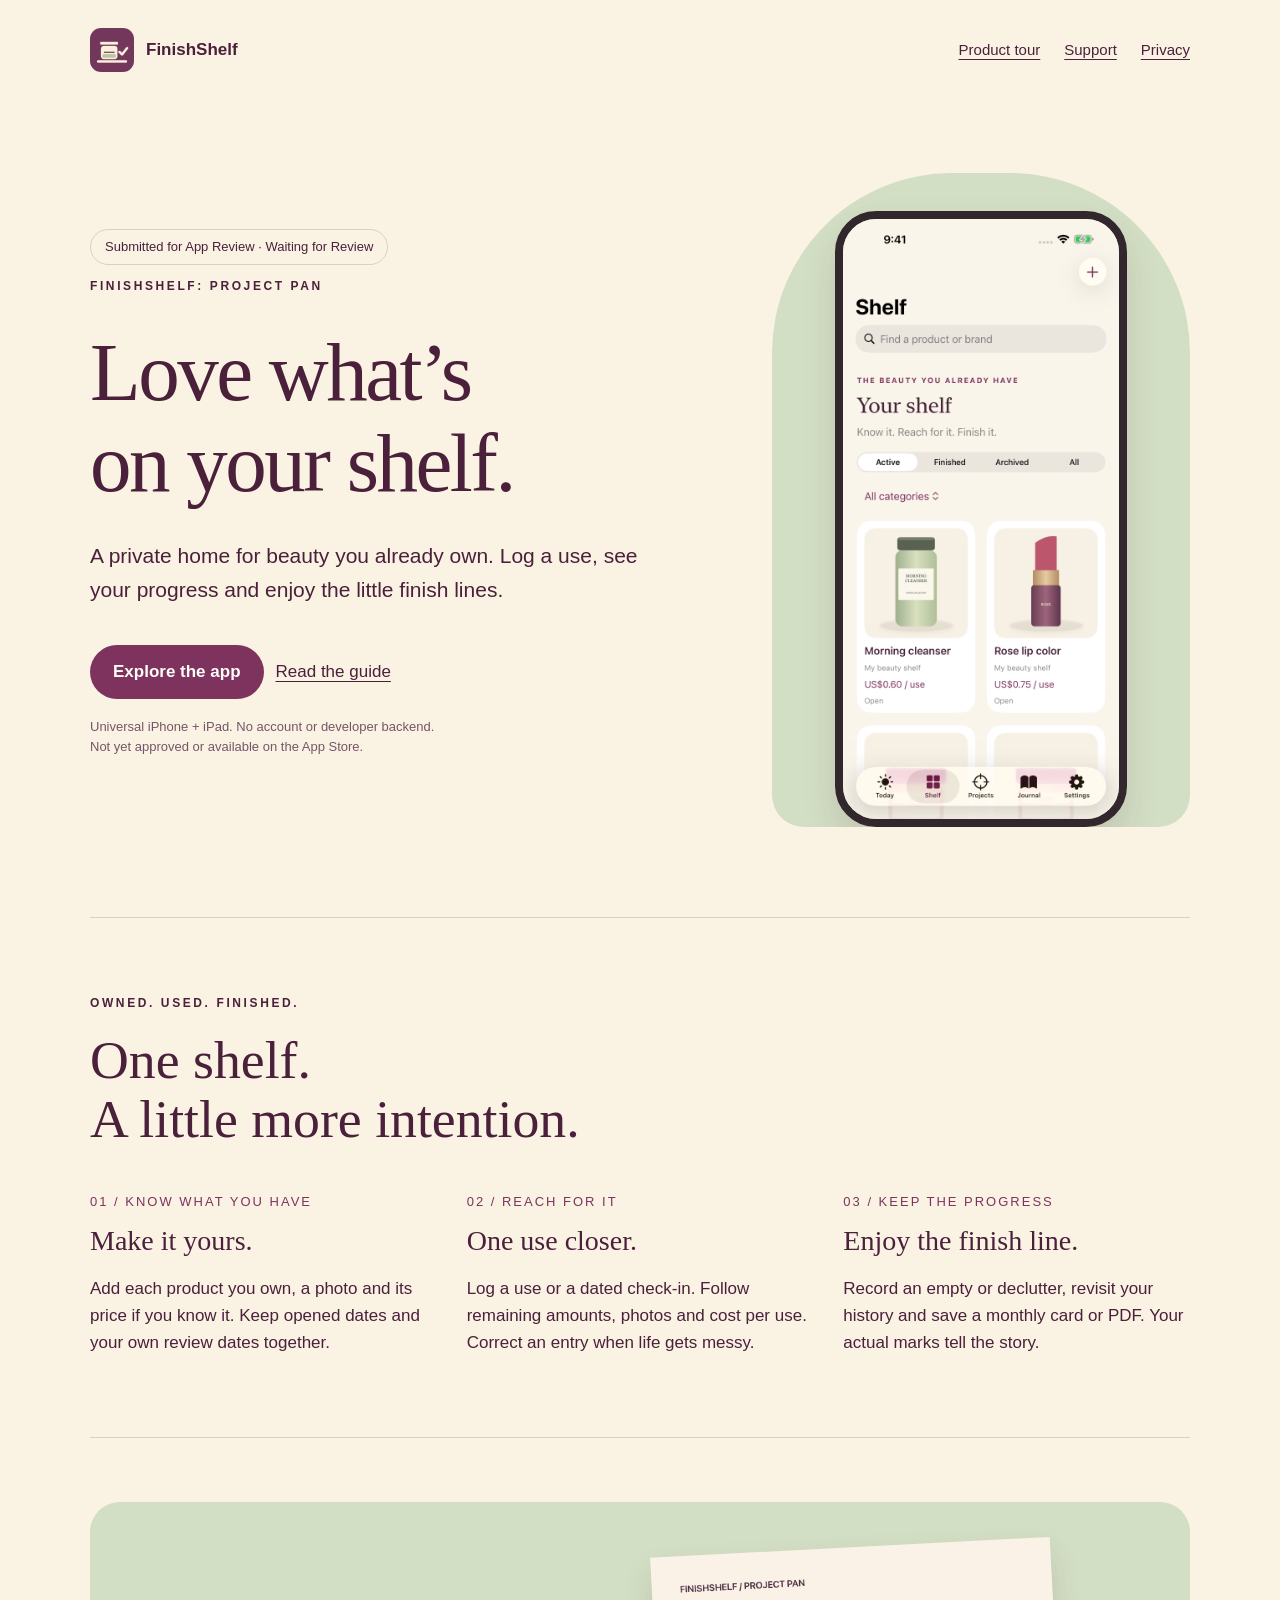
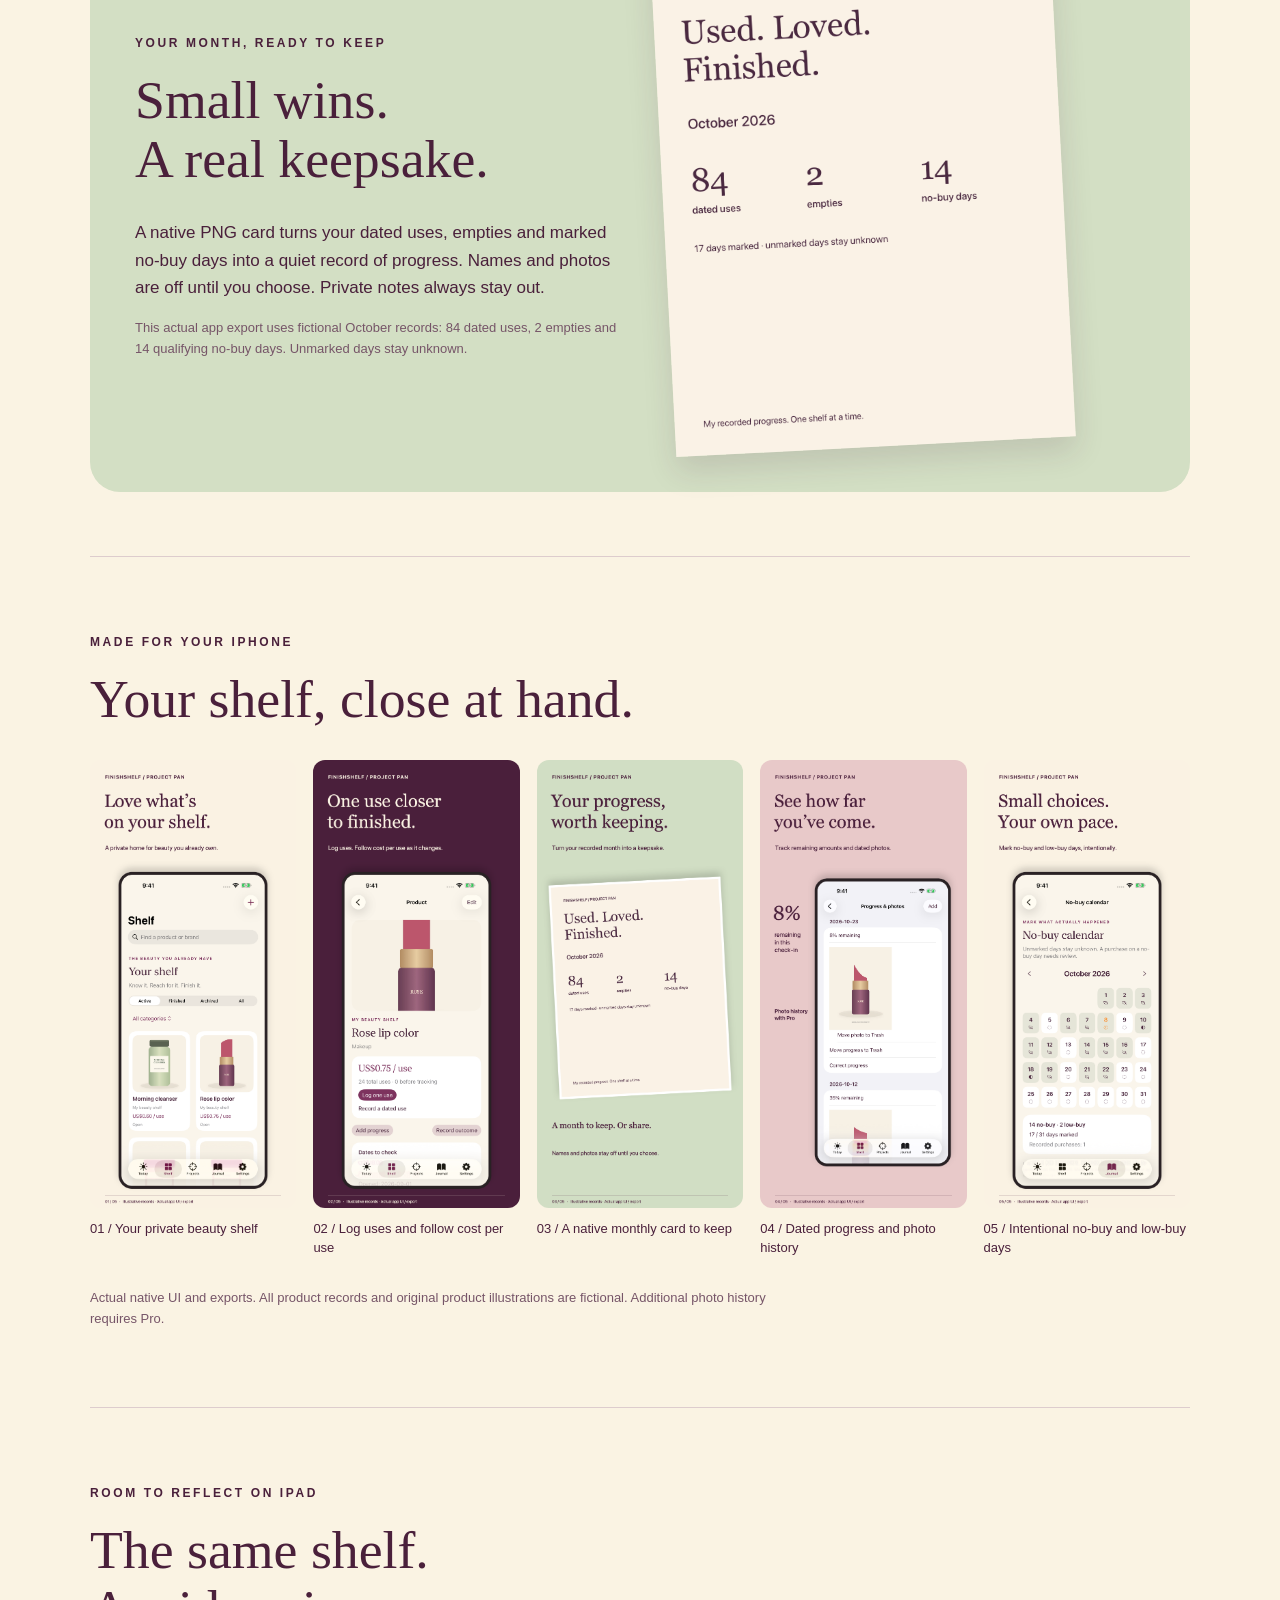
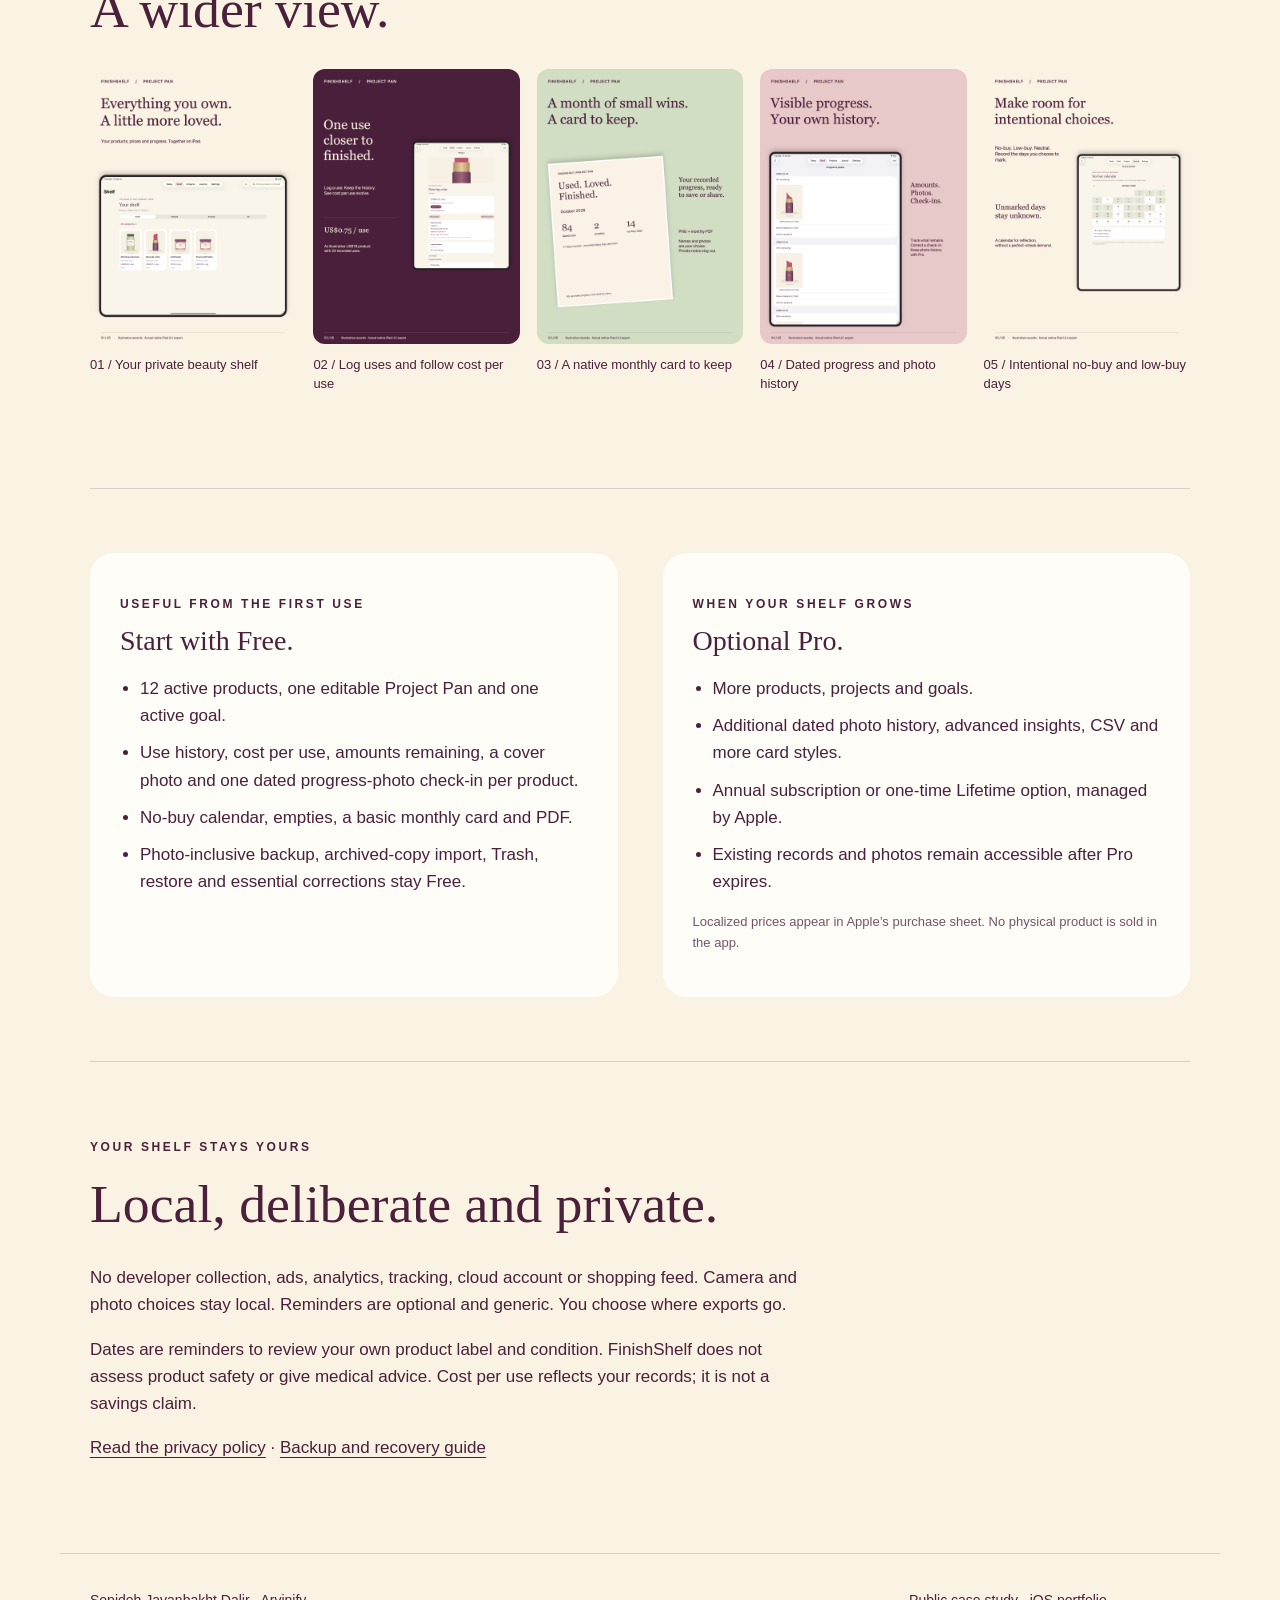
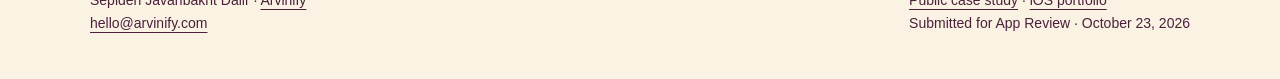
<file: index.html>
<!doctype html><html lang="en"><head><meta charset="utf-8"><meta name="viewport" content="width=device-width,initial-scale=1"><meta name="description" content="A private beauty Project Pan shelf for iPhone and iPad. Log uses, track progress and save monthly cards."><meta name="theme-color" content="#faf3e3"><title>Love what’s on your shelf · FinishShelf</title><link rel="icon" href="assets/app-icon.png"><link rel="stylesheet" href="styles.css"></head><body><a class="skip" href="#main">Skip to content</a><header><a class="brand" href="./"><img src="assets/app-icon.png" alt="" width="44" height="44">FinishShelf</a><nav aria-label="Main"><a href="./#workflow">Product tour</a><a href="support.html">Support</a><a href="privacy.html">Privacy</a></nav></header><main id="main"><section class="hero"><div><span class="status">Submitted for App Review · Waiting for Review</span><p class="eyebrow">FinishShelf: Project Pan</p><h1>Love what’s<br>on your shelf.</h1><p class="lede">A private home for beauty you already own. Log a use, see your progress and enjoy the little finish lines.</p><a class="button" href="#workflow">Explore the app</a><a href="support.html">Read the guide</a><p class="note">Universal iPhone + iPad. No account or developer backend.<br>Not yet approved or available on the App Store.</p></div><div class="hero-visual"><img src="assets/native-shelf.png" alt="Actual FinishShelf shelf showing fictional cleanser and lip color, their photos and recorded cost per use" width="1320" height="2868"></div></section><section class="section" id="workflow"><p class="eyebrow">Owned. Used. Finished.</p><h2>One shelf.<br>A little more intention.</h2><div class="three"><article><p class="step">01 / KNOW WHAT YOU HAVE</p><h3>Make it yours.</h3><p>Add each product you own, a photo and its price if you know it. Keep opened dates and your own review dates together.</p></article><article><p class="step">02 / REACH FOR IT</p><h3>One use closer.</h3><p>Log a use or a dated check-in. Follow remaining amounts, photos and cost per use. Correct an entry when life gets messy.</p></article><article><p class="step">03 / KEEP THE PROGRESS</p><h3>Enjoy the finish line.</h3><p>Record an empty or declutter, revisit your history and save a monthly card or PDF. Your actual marks tell the story.</p></article></div></section><section class="section"><div class="result"><div><p class="eyebrow">Your month, ready to keep</p><h2>Small wins.<br>A real keepsake.</h2><p>A native PNG card turns your dated uses, empties and marked no-buy days into a quiet record of progress. Names and photos are off until you choose. Private notes always stay out.</p><p class="note">This actual app export uses fictional October records: 84 dated uses, 2 empties and 14 qualifying no-buy days. Unmarked days stay unknown.</p></div><img src="assets/native-monthly-card.png" alt="Actual October native card with 84 dated uses, 2 empties, 14 no-buy days and 17 days marked" loading="lazy" width="1080" height="1350"></div></section><section class="section"><p class="eyebrow">Made for your iPhone</p><h2>Your shelf, close at hand.</h2><div class="gallery"><figure><a href="assets/iphone-01.png"><img src="assets/iphone-01.png" alt="Your private beauty shelf: original iphone campaign with actual native app UI or export" loading="lazy" width="1206" height="2622"></a><figcaption>01 / Your private beauty shelf</figcaption></figure><figure><a href="assets/iphone-02.png"><img src="assets/iphone-02.png" alt="Log uses and follow cost per use: original iphone campaign with actual native app UI or export" loading="lazy" width="1206" height="2622"></a><figcaption>02 / Log uses and follow cost per use</figcaption></figure><figure><a href="assets/iphone-03.png"><img src="assets/iphone-03.png" alt="A native monthly card to keep: original iphone campaign with actual native app UI or export" loading="lazy" width="1206" height="2622"></a><figcaption>03 / A native monthly card to keep</figcaption></figure><figure><a href="assets/iphone-04.png"><img src="assets/iphone-04.png" alt="Dated progress and photo history: original iphone campaign with actual native app UI or export" loading="lazy" width="1206" height="2622"></a><figcaption>04 / Dated progress and photo history</figcaption></figure><figure><a href="assets/iphone-05.png"><img src="assets/iphone-05.png" alt="Intentional no-buy and low-buy days: original iphone campaign with actual native app UI or export" loading="lazy" width="1206" height="2622"></a><figcaption>05 / Intentional no-buy and low-buy days</figcaption></figure></div><p class="note">Actual native UI and exports. All product records and original product illustrations are fictional. Additional photo history requires Pro.</p></section><section class="section"><p class="eyebrow">Room to reflect on iPad</p><h2>The same shelf.<br>A wider view.</h2><div class="gallery"><figure><a href="assets/ipad-01.png"><img src="assets/ipad-01.png" alt="Your private beauty shelf: original ipad campaign with actual native app UI or export" loading="lazy" width="2064" height="2752"></a><figcaption>01 / Your private beauty shelf</figcaption></figure><figure><a href="assets/ipad-02.png"><img src="assets/ipad-02.png" alt="Log uses and follow cost per use: original ipad campaign with actual native app UI or export" loading="lazy" width="2064" height="2752"></a><figcaption>02 / Log uses and follow cost per use</figcaption></figure><figure><a href="assets/ipad-03.png"><img src="assets/ipad-03.png" alt="A native monthly card to keep: original ipad campaign with actual native app UI or export" loading="lazy" width="2064" height="2752"></a><figcaption>03 / A native monthly card to keep</figcaption></figure><figure><a href="assets/ipad-04.png"><img src="assets/ipad-04.png" alt="Dated progress and photo history: original ipad campaign with actual native app UI or export" loading="lazy" width="2064" height="2752"></a><figcaption>04 / Dated progress and photo history</figcaption></figure><figure><a href="assets/ipad-05.png"><img src="assets/ipad-05.png" alt="Intentional no-buy and low-buy days: original ipad campaign with actual native app UI or export" loading="lazy" width="2064" height="2752"></a><figcaption>05 / Intentional no-buy and low-buy days</figcaption></figure></div></section><section class="section split"><article class="card"><p class="eyebrow">Useful from the first use</p><h3>Start with Free.</h3><ul><li>12 active products, one editable Project Pan and one active goal.</li><li>Use history, cost per use, amounts remaining, a cover photo and one dated progress-photo check-in per product.</li><li>No-buy calendar, empties, a basic monthly card and PDF.</li><li>Photo-inclusive backup, archived-copy import, Trash, restore and essential corrections stay Free.</li></ul></article><article class="card"><p class="eyebrow">When your shelf grows</p><h3>Optional Pro.</h3><ul><li>More products, projects and goals.</li><li>Additional dated photo history, advanced insights, CSV and more card styles.</li><li>Annual subscription or one-time Lifetime option, managed by Apple.</li><li>Existing records and photos remain accessible after Pro expires.</li></ul><p class="note">Localized prices appear in Apple’s purchase sheet. No physical product is sold in the app.</p></article></section><section class="section"><p class="eyebrow">Your shelf stays yours</p><h2>Local, deliberate and private.</h2><p>No developer collection, ads, analytics, tracking, cloud account or shopping feed. Camera and photo choices stay local. Reminders are optional and generic. You choose where exports go.</p><p>Dates are reminders to review your own product label and condition. FinishShelf does not assess product safety or give medical advice. Cost per use reflects your records; it is not a savings claim.</p><a href="privacy.html">Read the privacy policy</a> · <a href="support.html">Backup and recovery guide</a></section></main><footer><p>Sepideh Javanbakht Dalir · <a href="https://www.arvinify.com">Arvinify</a><br><a href="mailto:hello@arvinify.com">hello@arvinify.com</a></p><p><a href="https://github.com/sepidehdalir/finishshelf">Public case study</a> · <a href="https://github.com/sepidehdalir/ios-app-portfolio">iOS portfolio</a><br>Submitted for App Review · October 23, 2026</p></footer></body></html>
</file>
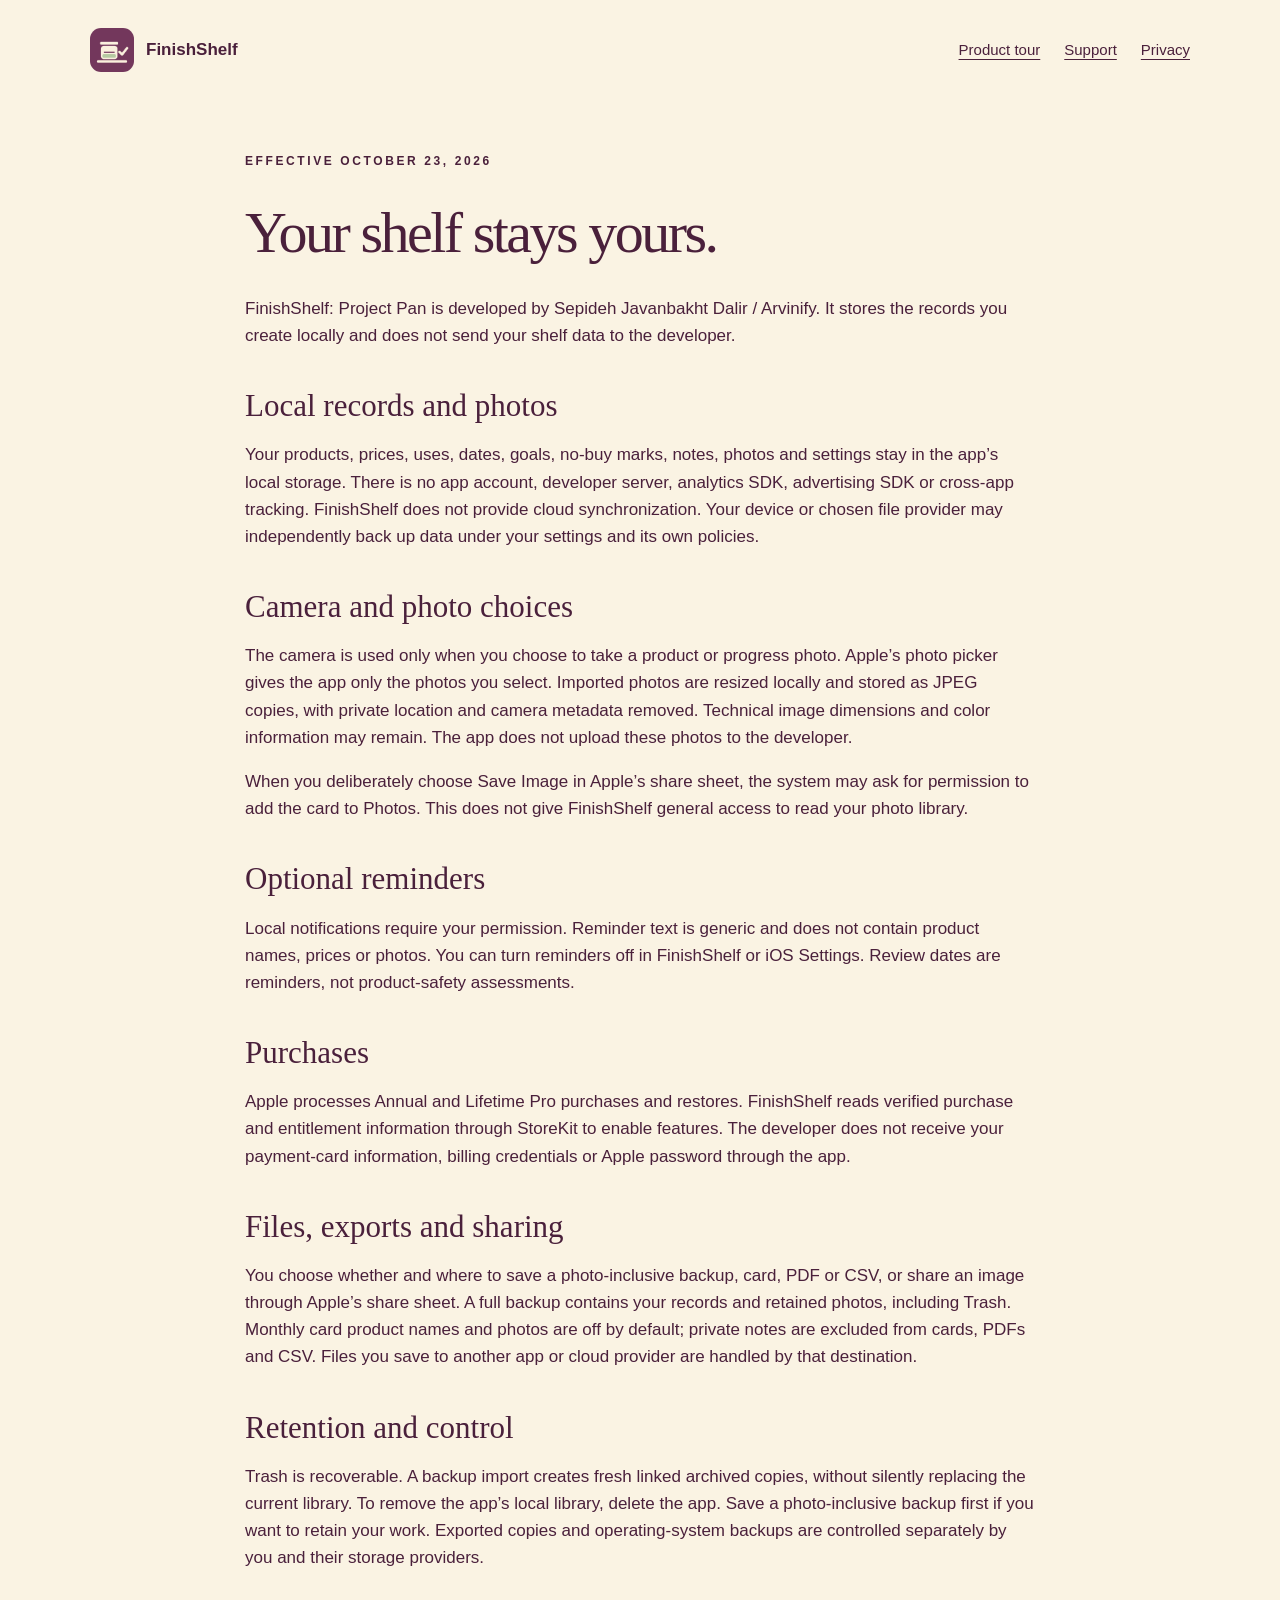
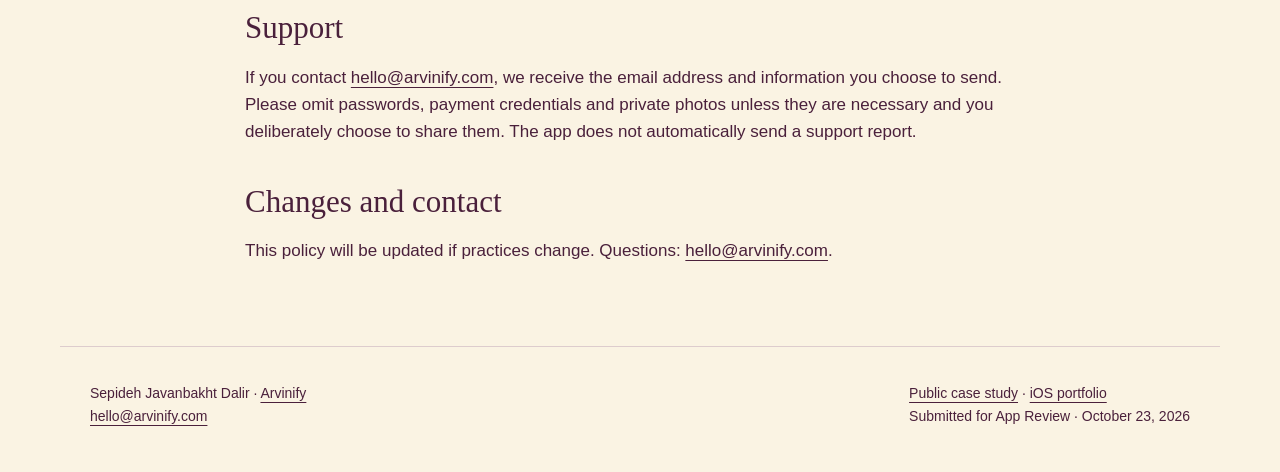
<file: privacy.html>
<!doctype html><html lang="en"><head><meta charset="utf-8"><meta name="viewport" content="width=device-width,initial-scale=1"><meta name="description" content="How FinishShelf keeps beauty records local, handles chosen photos, Apple purchases and exports."><meta name="theme-color" content="#faf3e3"><title>Privacy · FinishShelf</title><link rel="icon" href="assets/app-icon.png"><link rel="stylesheet" href="styles.css"></head><body><a class="skip" href="#main">Skip to content</a><header><a class="brand" href="./"><img src="assets/app-icon.png" alt="" width="44" height="44">FinishShelf</a><nav aria-label="Main"><a href="./#workflow">Product tour</a><a href="support.html">Support</a><a href="privacy.html">Privacy</a></nav></header><main id="main" class="legal"><p class="eyebrow">Effective October 23, 2026</p><h1>Your shelf stays yours.</h1><p>FinishShelf: Project Pan is developed by Sepideh Javanbakht Dalir / Arvinify. It stores the records you create locally and does not send your shelf data to the developer.</p><h2>Local records and photos</h2><p>Your products, prices, uses, dates, goals, no-buy marks, notes, photos and settings stay in the app’s local storage. There is no app account, developer server, analytics SDK, advertising SDK or cross-app tracking. FinishShelf does not provide cloud synchronization. Your device or chosen file provider may independently back up data under your settings and its own policies.</p><h2>Camera and photo choices</h2><p>The camera is used only when you choose to take a product or progress photo. Apple’s photo picker gives the app only the photos you select. Imported photos are resized locally and stored as JPEG copies, with private location and camera metadata removed. Technical image dimensions and color information may remain. The app does not upload these photos to the developer.</p><p>When you deliberately choose Save Image in Apple’s share sheet, the system may ask for permission to add the card to Photos. This does not give FinishShelf general access to read your photo library.</p><h2>Optional reminders</h2><p>Local notifications require your permission. Reminder text is generic and does not contain product names, prices or photos. You can turn reminders off in FinishShelf or iOS Settings. Review dates are reminders, not product-safety assessments.</p><h2>Purchases</h2><p>Apple processes Annual and Lifetime Pro purchases and restores. FinishShelf reads verified purchase and entitlement information through StoreKit to enable features. The developer does not receive your payment-card information, billing credentials or Apple password through the app.</p><h2>Files, exports and sharing</h2><p>You choose whether and where to save a photo-inclusive backup, card, PDF or CSV, or share an image through Apple’s share sheet. A full backup contains your records and retained photos, including Trash. Monthly card product names and photos are off by default; private notes are excluded from cards, PDFs and CSV. Files you save to another app or cloud provider are handled by that destination.</p><h2>Retention and control</h2><p>Trash is recoverable. A backup import creates fresh linked archived copies, without silently replacing the current library. To remove the app’s local library, delete the app. Save a photo-inclusive backup first if you want to retain your work. Exported copies and operating-system backups are controlled separately by you and their storage providers.</p><h2>Support</h2><p>If you contact <a href="mailto:hello@arvinify.com">hello@arvinify.com</a>, we receive the email address and information you choose to send. Please omit passwords, payment credentials and private photos unless they are necessary and you deliberately choose to share them. The app does not automatically send a support report.</p><h2>Changes and contact</h2><p>This policy will be updated if practices change. Questions: <a href="mailto:hello@arvinify.com">hello@arvinify.com</a>.</p></main><footer><p>Sepideh Javanbakht Dalir · <a href="https://www.arvinify.com">Arvinify</a><br><a href="mailto:hello@arvinify.com">hello@arvinify.com</a></p><p><a href="https://github.com/sepidehdalir/finishshelf">Public case study</a> · <a href="https://github.com/sepidehdalir/ios-app-portfolio">iOS portfolio</a><br>Submitted for App Review · October 23, 2026</p></footer></body></html>
</file>
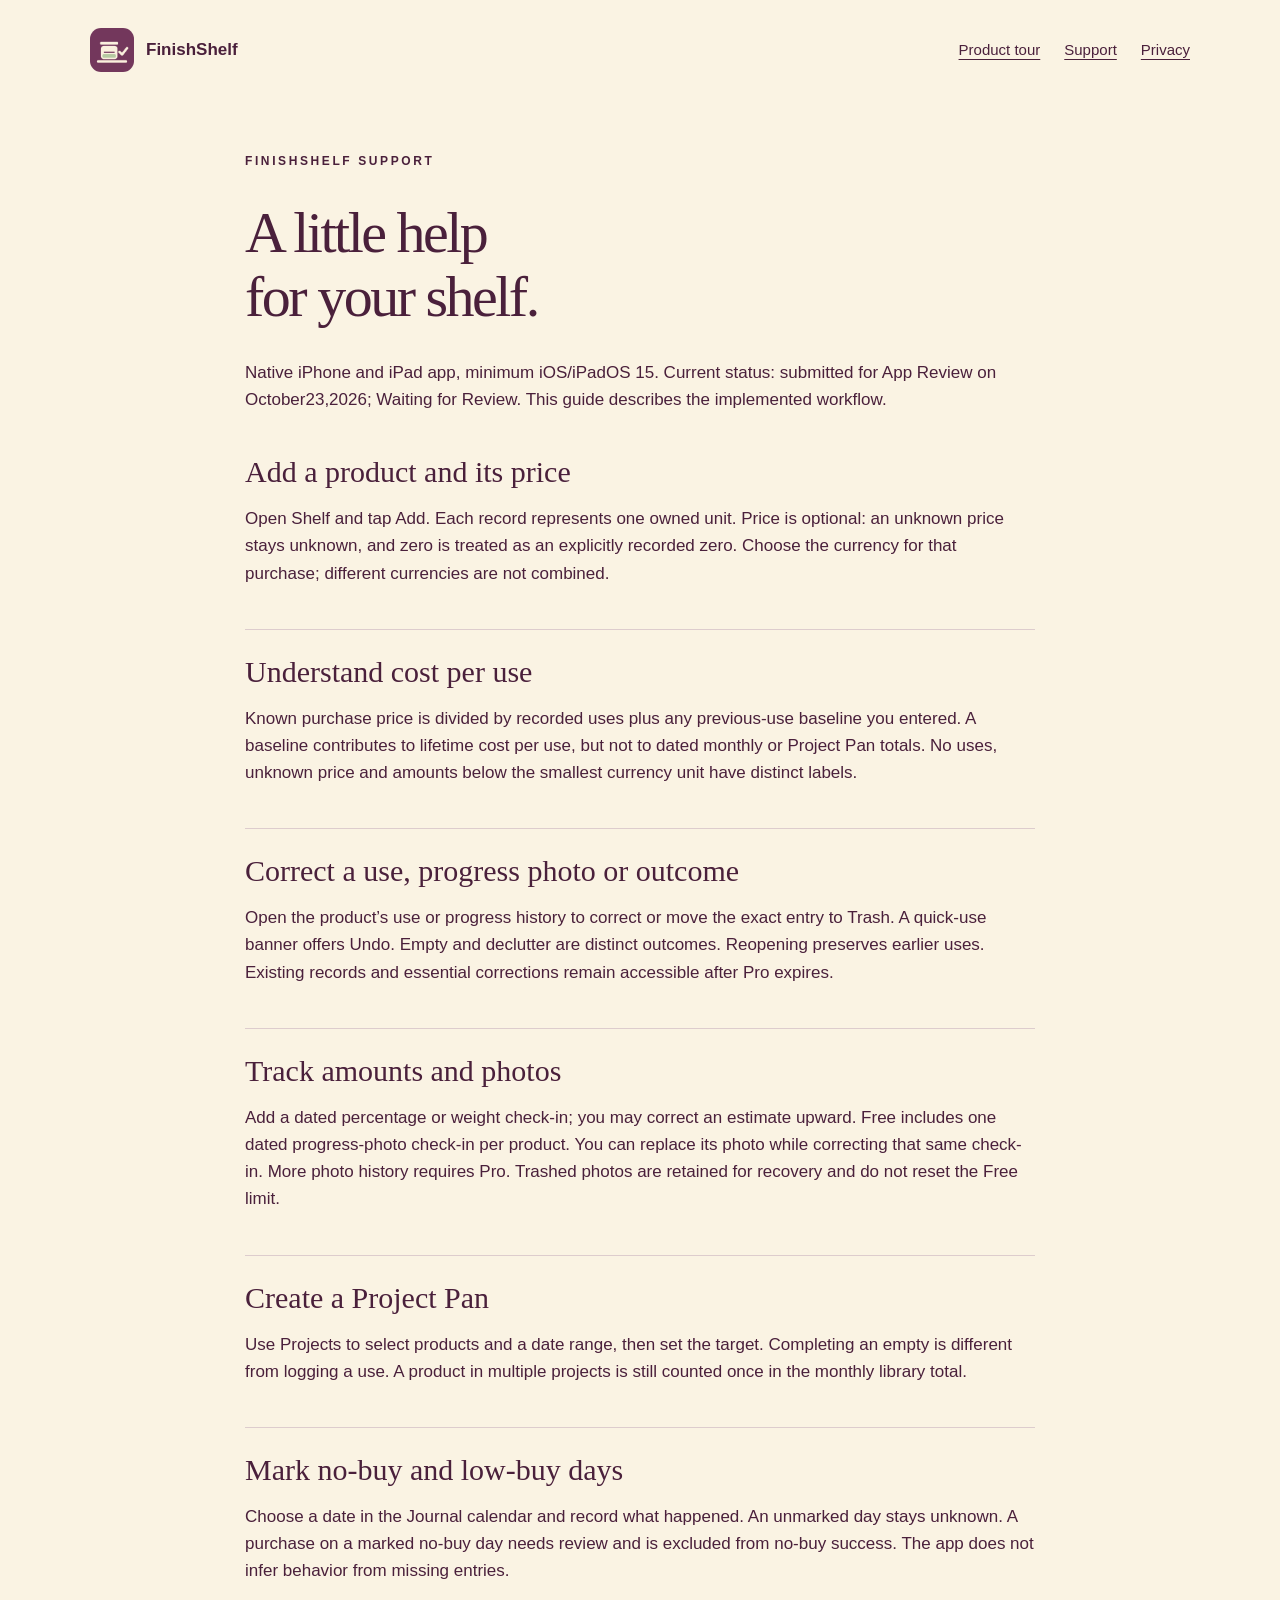
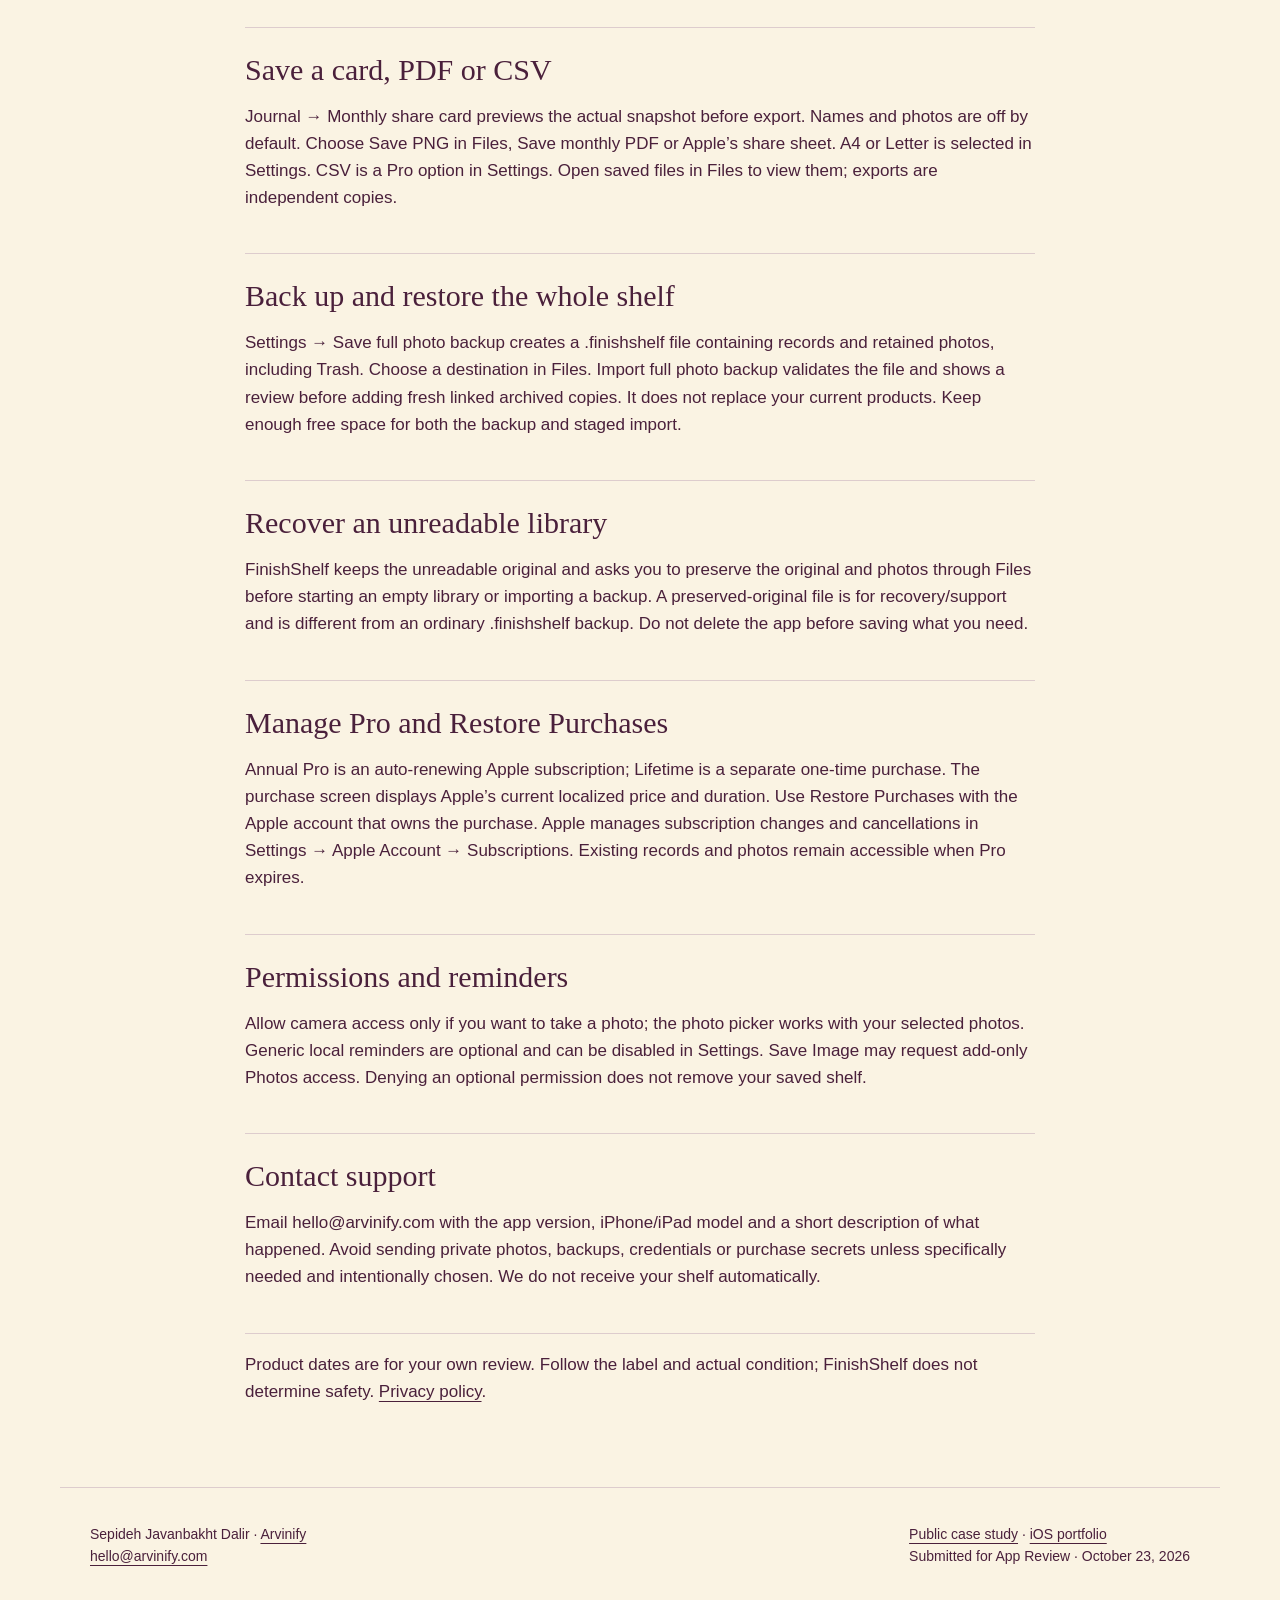
<file: support.html>
<!doctype html><html lang="en"><head><meta charset="utf-8"><meta name="viewport" content="width=device-width,initial-scale=1"><meta name="description" content="Help with FinishShelf products, progress, Project Pan, no-buy marks, photo backups, exports and Pro restores."><meta name="theme-color" content="#faf3e3"><title>Support and guide · FinishShelf</title><link rel="icon" href="assets/app-icon.png"><link rel="stylesheet" href="styles.css"></head><body><a class="skip" href="#main">Skip to content</a><header><a class="brand" href="./"><img src="assets/app-icon.png" alt="" width="44" height="44">FinishShelf</a><nav aria-label="Main"><a href="./#workflow">Product tour</a><a href="support.html">Support</a><a href="privacy.html">Privacy</a></nav></header><main id="main" class="legal"><p class="eyebrow">FinishShelf support</p><h1>A little help<br>for your shelf.</h1><p>Native iPhone and iPad app, minimum iOS/iPadOS 15. Current status: submitted for App Review on October23,2026; Waiting for Review. This guide describes the implemented workflow.</p><section class="faq"><h2>Add a product and its price</h2><p>Open Shelf and tap Add. Each record represents one owned unit. Price is optional: an unknown price stays unknown, and zero is treated as an explicitly recorded zero. Choose the currency for that purchase; different currencies are not combined.</p></section><section class="faq"><h2>Understand cost per use</h2><p>Known purchase price is divided by recorded uses plus any previous-use baseline you entered. A baseline contributes to lifetime cost per use, but not to dated monthly or Project Pan totals. No uses, unknown price and amounts below the smallest currency unit have distinct labels.</p></section><section class="faq"><h2>Correct a use, progress photo or outcome</h2><p>Open the product’s use or progress history to correct or move the exact entry to Trash. A quick-use banner offers Undo. Empty and declutter are distinct outcomes. Reopening preserves earlier uses. Existing records and essential corrections remain accessible after Pro expires.</p></section><section class="faq"><h2>Track amounts and photos</h2><p>Add a dated percentage or weight check-in; you may correct an estimate upward. Free includes one dated progress-photo check-in per product. You can replace its photo while correcting that same check-in. More photo history requires Pro. Trashed photos are retained for recovery and do not reset the Free limit.</p></section><section class="faq"><h2>Create a Project Pan</h2><p>Use Projects to select products and a date range, then set the target. Completing an empty is different from logging a use. A product in multiple projects is still counted once in the monthly library total.</p></section><section class="faq"><h2>Mark no-buy and low-buy days</h2><p>Choose a date in the Journal calendar and record what happened. An unmarked day stays unknown. A purchase on a marked no-buy day needs review and is excluded from no-buy success. The app does not infer behavior from missing entries.</p></section><section class="faq"><h2>Save a card, PDF or CSV</h2><p>Journal → Monthly share card previews the actual snapshot before export. Names and photos are off by default. Choose Save PNG in Files, Save monthly PDF or Apple’s share sheet. A4 or Letter is selected in Settings. CSV is a Pro option in Settings. Open saved files in Files to view them; exports are independent copies.</p></section><section class="faq"><h2>Back up and restore the whole shelf</h2><p>Settings → Save full photo backup creates a .finishshelf file containing records and retained photos, including Trash. Choose a destination in Files. Import full photo backup validates the file and shows a review before adding fresh linked archived copies. It does not replace your current products. Keep enough free space for both the backup and staged import.</p></section><section class="faq"><h2>Recover an unreadable library</h2><p>FinishShelf keeps the unreadable original and asks you to preserve the original and photos through Files before starting an empty library or importing a backup. A preserved-original file is for recovery/support and is different from an ordinary .finishshelf backup. Do not delete the app before saving what you need.</p></section><section class="faq"><h2>Manage Pro and Restore Purchases</h2><p>Annual Pro is an auto-renewing Apple subscription; Lifetime is a separate one-time purchase. The purchase screen displays Apple’s current localized price and duration. Use Restore Purchases with the Apple account that owns the purchase. Apple manages subscription changes and cancellations in Settings → Apple Account → Subscriptions. Existing records and photos remain accessible when Pro expires.</p></section><section class="faq"><h2>Permissions and reminders</h2><p>Allow camera access only if you want to take a photo; the photo picker works with your selected photos. Generic local reminders are optional and can be disabled in Settings. Save Image may request add-only Photos access. Denying an optional permission does not remove your saved shelf.</p></section><section class="faq"><h2>Contact support</h2><p>Email hello@arvinify.com with the app version, iPhone/iPad model and a short description of what happened. Avoid sending private photos, backups, credentials or purchase secrets unless specifically needed and intentionally chosen. We do not receive your shelf automatically.</p></section><p>Product dates are for your own review. Follow the label and actual condition; FinishShelf does not determine safety. <a href="privacy.html">Privacy policy</a>.</p></main><footer><p>Sepideh Javanbakht Dalir · <a href="https://www.arvinify.com">Arvinify</a><br><a href="mailto:hello@arvinify.com">hello@arvinify.com</a></p><p><a href="https://github.com/sepidehdalir/finishshelf">Public case study</a> · <a href="https://github.com/sepidehdalir/ios-app-portfolio">iOS portfolio</a><br>Submitted for App Review · October 23, 2026</p></footer></body></html>
</file>
<file: styles.css>
@charset "UTF-8";:root{--paper:#faf3e3;--ink:#4a203b;--berry:#7d335e;--sage:#d3dfc4;--line:#ddcccd;--white:#fffdf8}*{box-sizing:border-box}html{scroll-behavior:smooth}body{margin:0;background:var(--paper);color:var(--ink);font:17px/1.6 -apple-system,BlinkMacSystemFont,"Segoe UI",sans-serif}a{color:inherit;text-underline-offset:4px}a:hover{color:var(--berry)}a:focus-visible{outline:3px solid var(--berry);outline-offset:6px}.skip{position:absolute;top:-80px;left:20px;background:white;padding:10px;z-index:9}.skip:focus{top:10px}header,main,footer{max-width:1160px;margin:auto;padding:28px 30px}header{display:flex;justify-content:space-between;align-items:center;gap:20px;flex-wrap:wrap}.brand{display:flex;align-items:center;gap:12px;font-weight:650;text-decoration:none}.brand img{width:44px;height:44px;border-radius:11px}nav{display:flex;gap:24px;flex-wrap:wrap;font-size:15px}.hero{display:grid;grid-template-columns:1.2fr .8fr;gap:55px;align-items:center;padding:45px 0 90px}.eyebrow{font-size:12px;letter-spacing:2.6px;font-weight:700;text-transform:uppercase}.status{display:inline-block;border:1px solid var(--line);padding:7px 14px;border-radius:30px;font-size:13px}h1,h2,h3{font-family:Georgia,serif;font-weight:400;line-height:1.1}h1{font-size:clamp(48px,6.5vw,83px);letter-spacing:-2.5px;margin:30px 0}h2{font-size:clamp(34px,4.2vw,54px);margin:18px 0 30px}h3{font-size:28px;margin:10px 0 18px}p{max-width:720px}.lede{font-size:21px;max-width:550px}.button{display:inline-block;background:var(--berry);color:#fffdf8;text-decoration:none;border-radius:30px;padding:13px 23px;margin:18px 12px 5px 0;font-weight:600}.button:hover{color:white;background:var(--ink)}.hero-visual{padding:38px 32px 0;border-radius:180px 180px 32px 32px;background:var(--sage);display:flex;justify-content:center;max-height:690px;overflow:hidden}.hero-visual img{width:100%;max-width:292px;display:block;object-fit:contain;align-self:flex-start;border:8px solid #33272e;border-radius:41px;box-shadow:0 18px 35px #43213922}.note{font-size:13px;line-height:1.6;color:#765568}.section{padding:64px 0;border-top:1px solid var(--line);scroll-margin-top:20px}.three{display:grid;grid-template-columns:repeat(3,1fr);gap:30px}.step{font-size:13px;letter-spacing:2px;color:var(--berry)}.result{background:var(--sage);border-radius:30px;padding:45px;display:grid;grid-template-columns:1fr 1fr;gap:45px;align-items:center}.result img{width:100%;max-width:400px;transform:rotate(-3deg);box-shadow:0 15px 30px #43213922}.gallery{display:grid;grid-template-columns:repeat(5,minmax(0,1fr));gap:17px;margin:30px 0}.gallery a{display:block}.gallery img{display:block;width:100%;height:auto;border-radius:12px}.gallery a:hover{transform:translateY(-3px)}.gallery figcaption{font-size:13px;line-height:1.45;margin-top:12px}.gallery figure{margin:0}.split{display:grid;grid-template-columns:1fr 1fr;gap:45px}.card{padding:30px;background:var(--white);border-radius:24px}.card ul{padding-left:20px}.card li{margin:10px 0}.legal{max-width:850px;margin:auto;padding-top:40px;padding-bottom:65px}.legal h1{font-size:58px}.legal h2{font-size:31px;margin:40px 0 18px}.legal h3{font-size:26px;margin-top:28px}.legal p,.legal li{max-width:800px}.faq{padding:25px 0;border-bottom:1px solid var(--line)}.faq h2{font-size:30px;margin:0 0 16px}footer{border-top:1px solid var(--line);font-size:14px;display:flex;gap:20px;justify-content:space-between;flex-wrap:wrap;padding-top:35px;padding-bottom:45px}footer p{margin:0}img{max-width:100%;height:auto}@media(max-width:760px){header,main,footer{padding-left:22px;padding-right:22px}header{gap:18px}nav{gap:18px}.hero{grid-template-columns:1fr;gap:30px;padding:24px 0 60px}.hero-visual{max-height:600px;max-width:420px;margin:auto;padding:25px 28px 0}.three,.split,.result{grid-template-columns:1fr}.three{gap:22px}.result{padding:30px;gap:35px}.result img{max-width:360px;margin:auto}.gallery{display:flex;overflow:auto;gap:16px;padding:0 4px 20px;scroll-snap-type:x mandatory}.gallery figure{flex:0 0 210px;scroll-snap-align:start}.section{padding:44px 0}.legal h1{font-size:45px}.lede{font-size:20px}}@media(prefers-reduced-motion:reduce){html{scroll-behavior:auto}.gallery a:hover{transform:none}}
</file>
